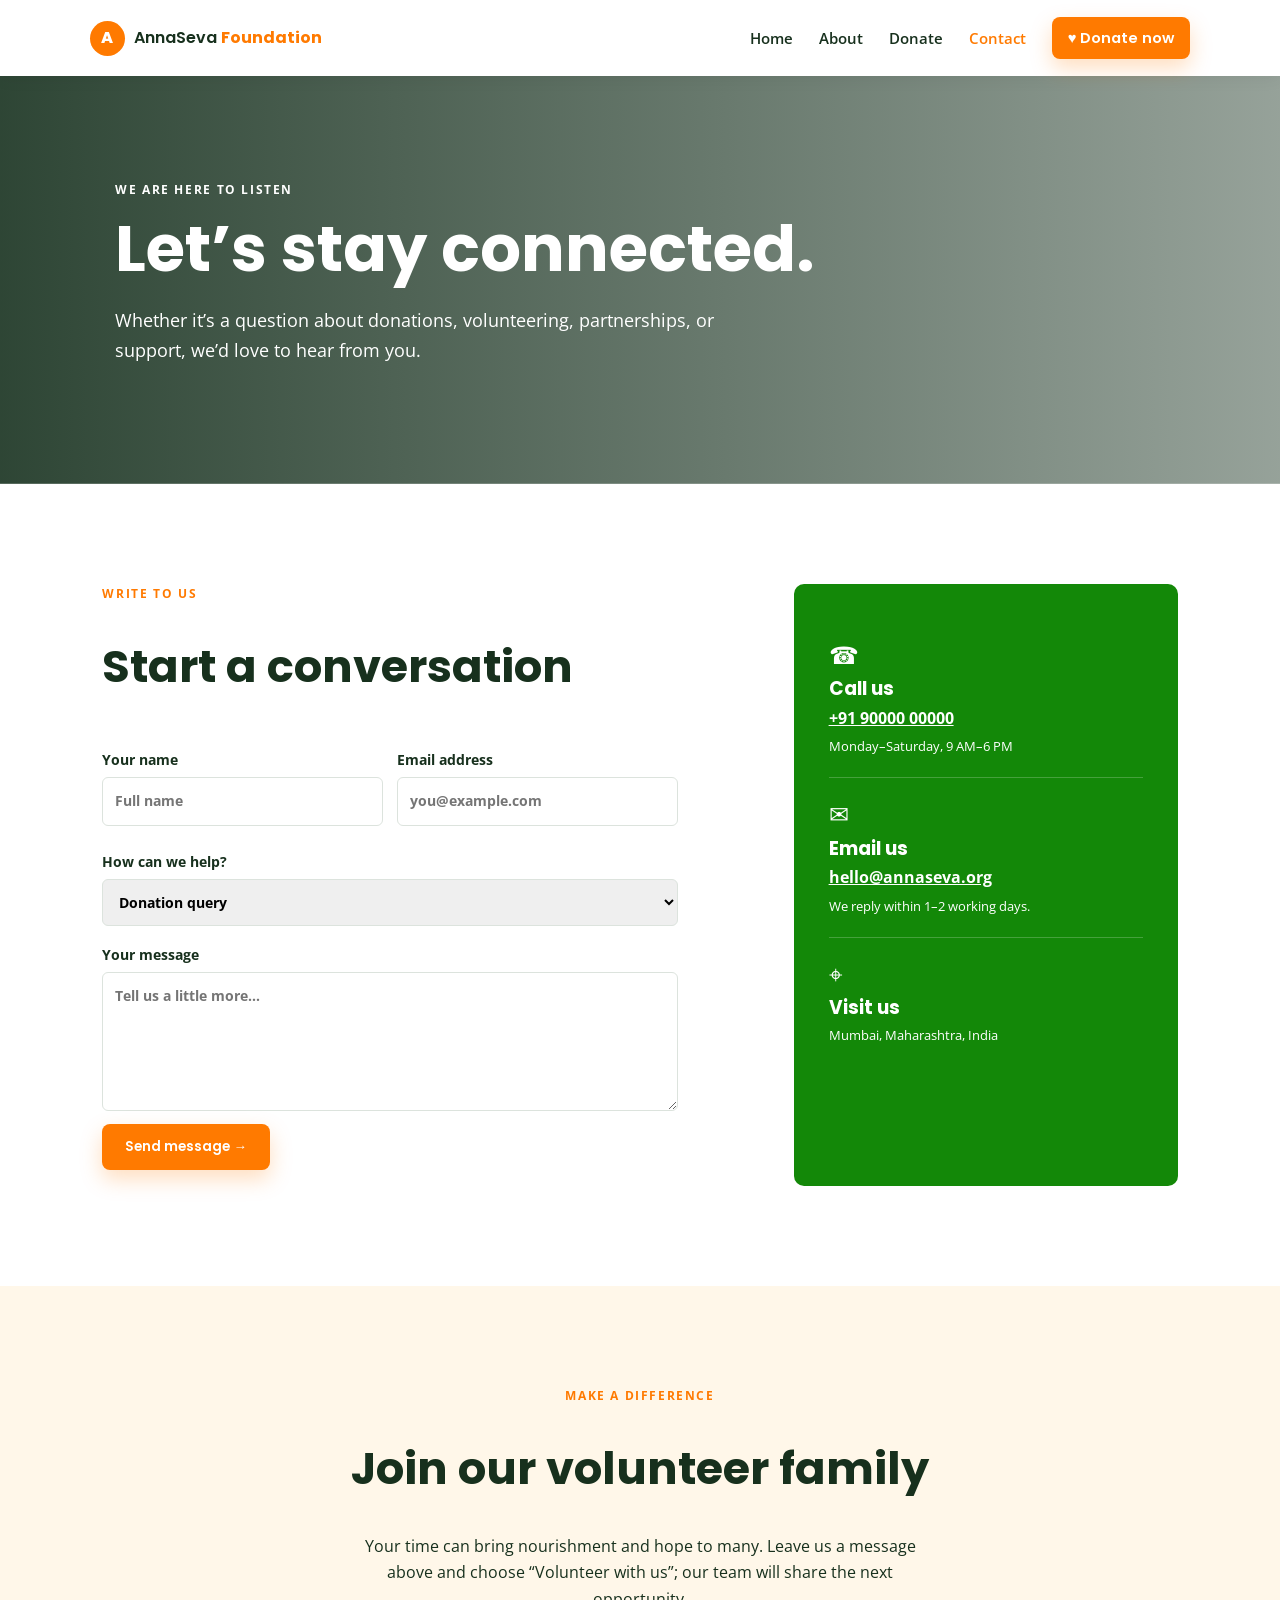
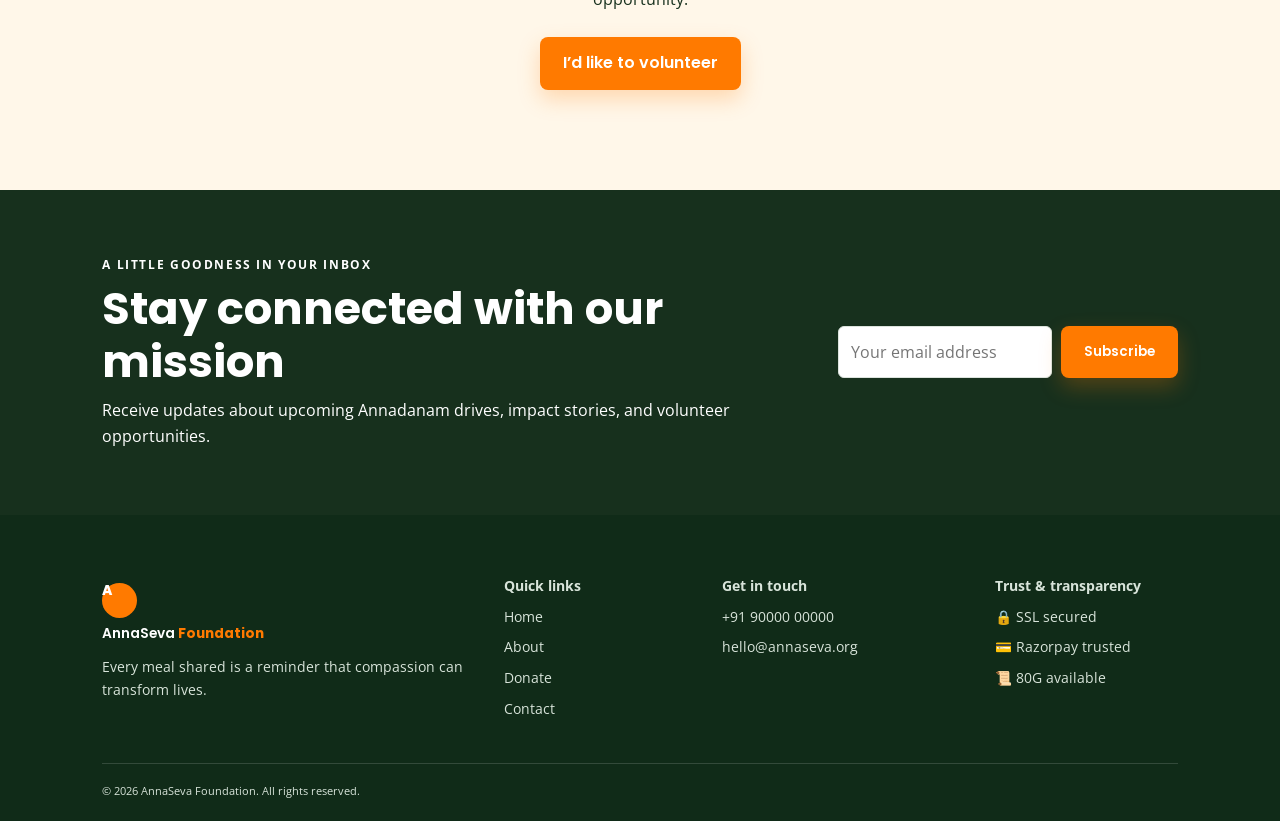
<file: contact.html>
<!doctype html><html lang="en"><head><meta charset="utf-8"><meta name="viewport" content="width=device-width,initial-scale=1"><title>Contact | AnnaSeva Foundation</title><link rel="preconnect" href="https://fonts.googleapis.com"><link rel="preconnect" href="https://fonts.gstatic.com" crossorigin><link href="https://fonts.googleapis.com/css2?family=Open+Sans:wght@400;600;700&family=Poppins:wght@500;600;700;800&display=swap" rel="stylesheet"><link rel="stylesheet" href="css/style.css"><link rel="stylesheet" href="css/pages.css"><link rel="stylesheet" href="css/responsive.css"></head><body><header class="site-header inner"><a class="brand" href="index.html"><span class="brand-mark">A</span><span>AnnaSeva <b>Foundation</b></span></a><button class="menu-toggle" aria-label="Open menu">☰</button><nav><a href="index.html">Home</a><a href="about.html">About</a><a href="donate.html">Donate</a><a class="active" href="contact.html">Contact</a><a class="button button-small" href="donate.html">♥ Donate now</a></nav></header><main><section class="page-hero contact-hero"><p class="eyebrow">We are here to listen</p><h1>Let’s stay connected.</h1><p>Whether it’s a question about donations, volunteering, partnerships, or support, we’d love to hear from you.</p></section><section class="section contact-grid"><div><p class="eyebrow orange">Write to us</p><h2>Start a conversation</h2><form class="contact-form"><div class="form-grid"><label>Your name<input required placeholder="Full name"></label><label>Email address<input required type="email" placeholder="you@example.com"></label></div><label>How can we help?<select><option>Donation query</option><option>Volunteer with us</option><option>CSR partnership</option><option>General enquiry</option></select></label><label>Your message<textarea required rows="5" placeholder="Tell us a little more..."></textarea></label><button class="button">Send message →</button><p class="form-notice" aria-live="polite"></p></form></div><aside class="contact-info"><div><span>☎</span><h3>Call us</h3><a href="tel:+919000000000">+91 90000 00000</a><p>Monday–Saturday, 9 AM–6 PM</p></div><div><span>✉</span><h3>Email us</h3><a href="mailto:hello@annaseva.org">hello@annaseva.org</a><p>We reply within 1–2 working days.</p></div><div><span>⌖</span><h3>Visit us</h3><p>Mumbai, Maharashtra, India</p></div></aside></section><section id="volunteer" class="section cream center"><p class="eyebrow orange">Make a difference</p><h2>Join our volunteer family</h2><p class="narrow">Your time can bring nourishment and hope to many. Leave us a message above and choose “Volunteer with us”; our team will share the next opportunity.</p><a class="button" href="#top">I’d like to volunteer</a></section><section class="newsletter"><div><p class="eyebrow">A little goodness in your inbox</p><h2>Stay connected with our mission</h2><p>Receive updates about upcoming Annadanam drives, impact stories, and volunteer opportunities.</p></div><form class="newsletter-form"><input type="email" required placeholder="Your email address"><button class="button">Subscribe</button></form></section></main><footer class="footer"><div><a class="brand" href="index.html"><span class="brand-mark">A</span><span>AnnaSeva <b>Foundation</b></span></a><p>Every meal shared is a reminder that compassion can transform lives.</p></div><div><b>Quick links</b><a href="index.html">Home</a><a href="about.html">About</a><a href="donate.html">Donate</a><a href="contact.html">Contact</a></div><div><b>Get in touch</b><a href="tel:+919000000000">+91 90000 00000</a><a href="mailto:hello@annaseva.org">hello@annaseva.org</a></div><div><b>Trust & transparency</b><span>🔒 SSL secured</span><span>💳 Razorpay trusted</span><span>📜 80G available</span></div><small>© 2026 AnnaSeva Foundation. All rights reserved.</small></footer><script src="js/main.js"></script><script>document.querySelector('.contact-form').addEventListener('submit',e=>{e.preventDefault();e.currentTarget.querySelector('.form-notice').textContent='Thank you—your message has been received. We’ll be in touch shortly.';e.currentTarget.reset()})</script></body></html>
</file>
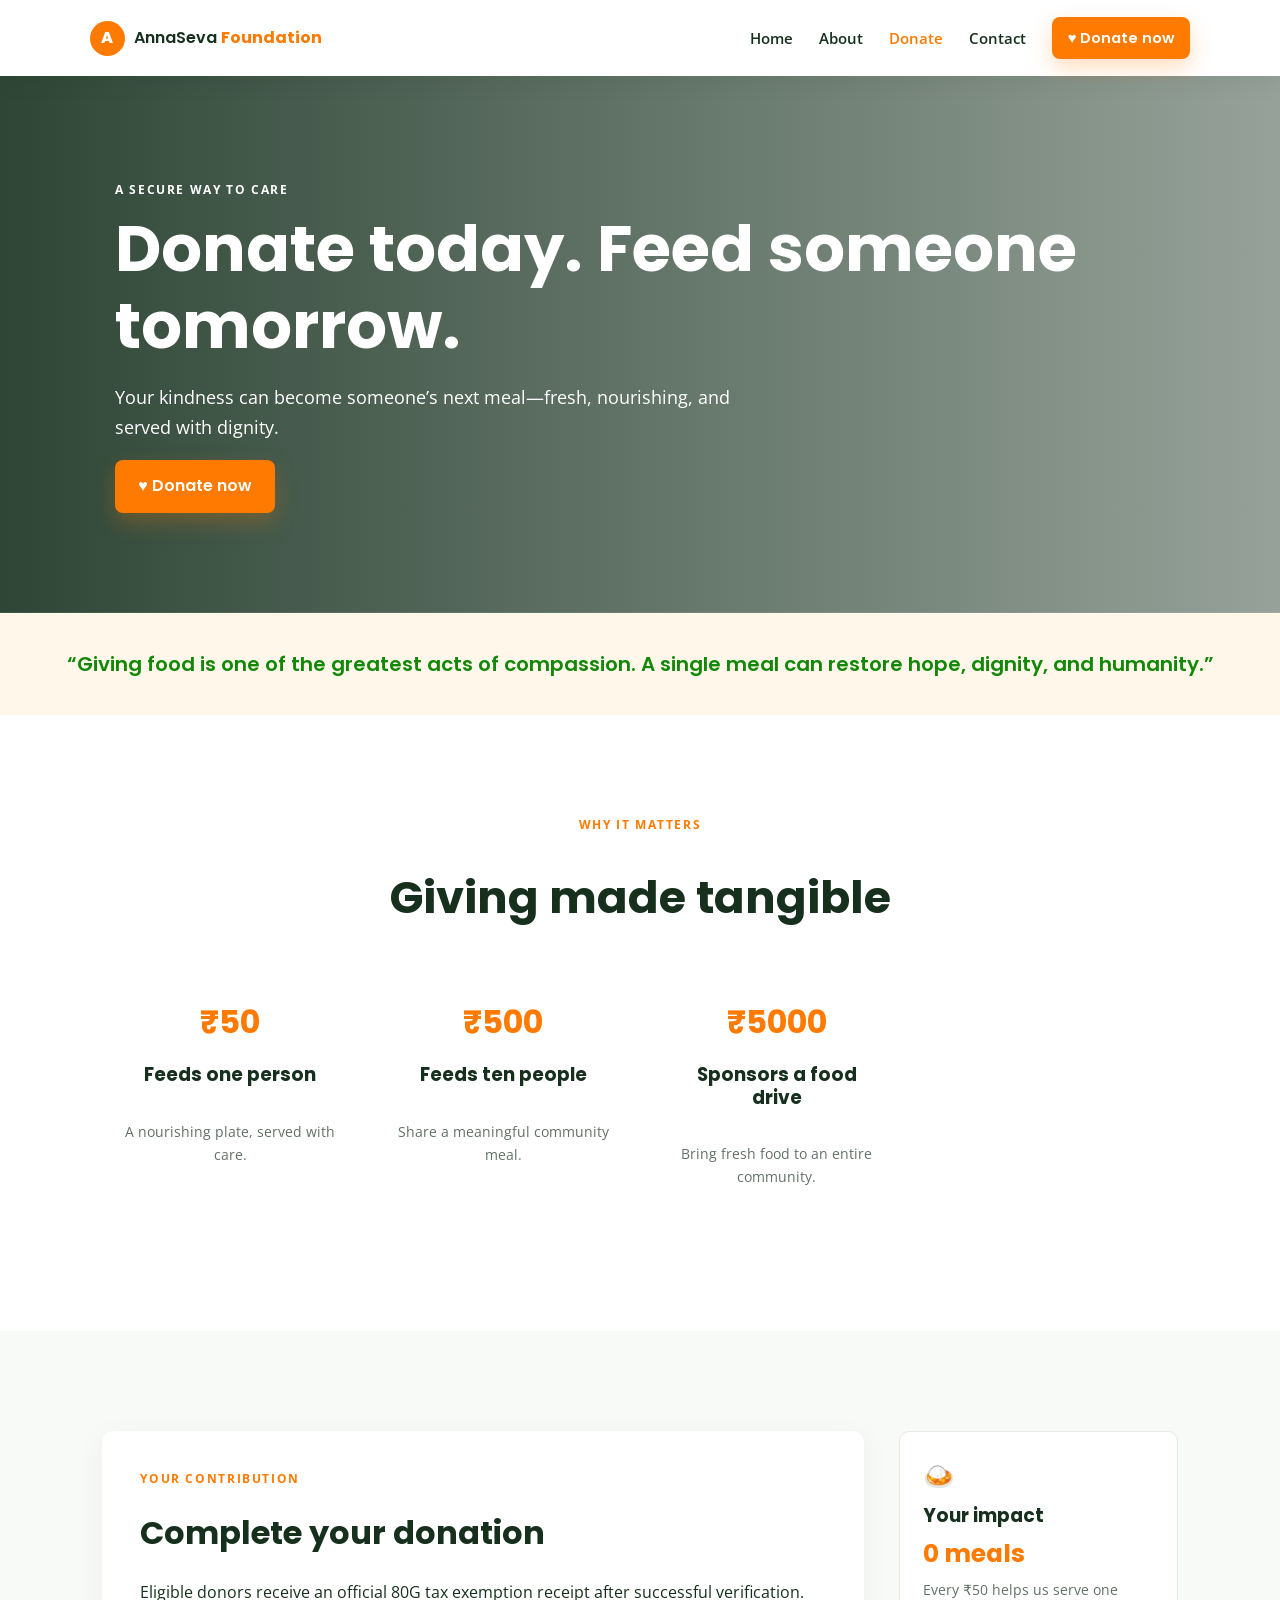
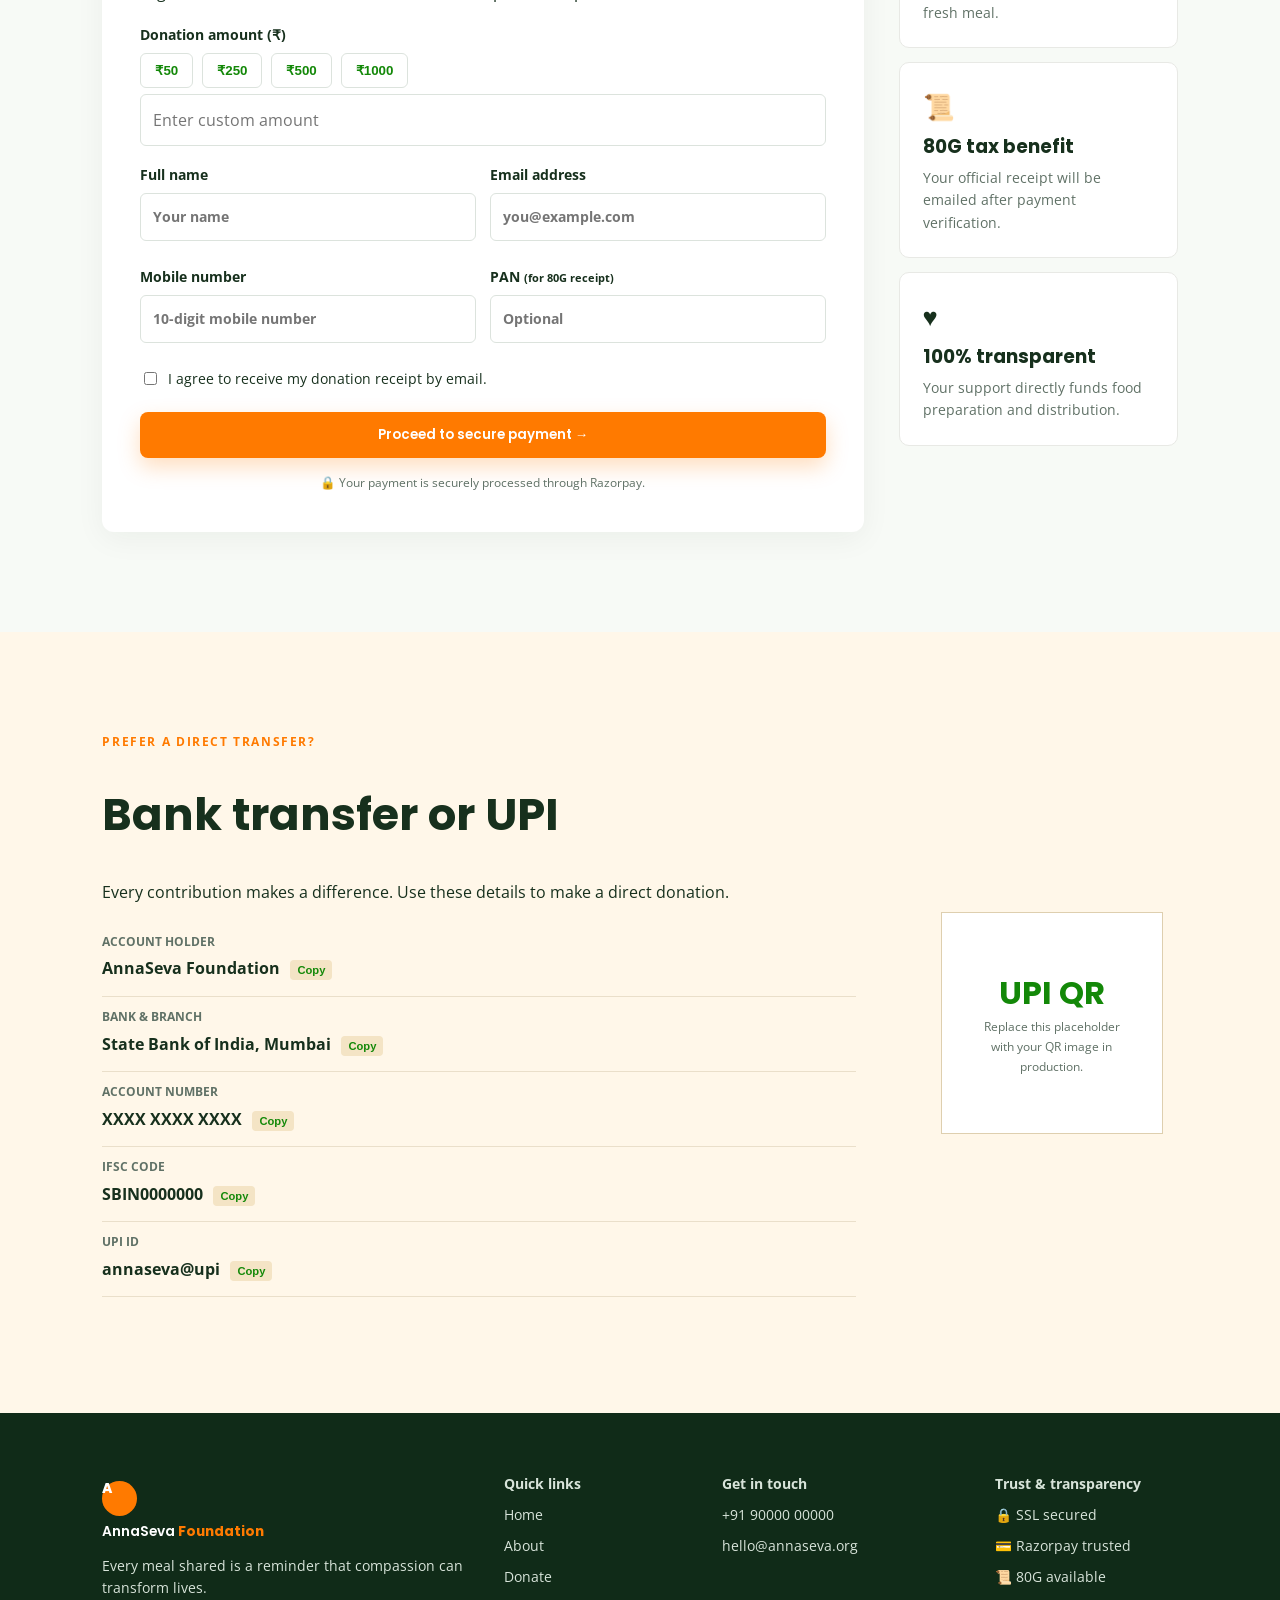
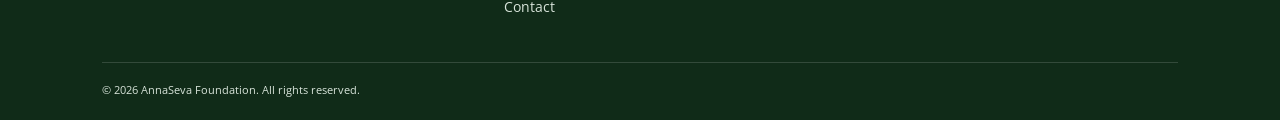
<file: donate.html>
<!doctype html><html lang="en"><head><meta charset="utf-8"><meta name="viewport" content="width=device-width,initial-scale=1"><title>Donate | AnnaSeva Foundation</title><link rel="preconnect" href="https://fonts.googleapis.com"><link rel="preconnect" href="https://fonts.gstatic.com" crossorigin><link href="https://fonts.googleapis.com/css2?family=Open+Sans:wght@400;600;700&family=Poppins:wght@500;600;700;800&display=swap" rel="stylesheet"><link rel="stylesheet" href="css/style.css"><link rel="stylesheet" href="css/responsive.css"></head><body><header class="site-header inner"><a class="brand" href="index.html"><span class="brand-mark">A</span><span>AnnaSeva <b>Foundation</b></span></a><button class="menu-toggle" aria-label="Open menu">☰</button><nav><a href="index.html">Home</a><a href="about.html">About</a><a class="active" href="donate.html">Donate</a><a href="contact.html">Contact</a><a class="button button-small" href="#donation-form">♥ Donate now</a></nav></header><main><section class="page-hero donate-hero"><p class="eyebrow">A secure way to care</p><h1>Donate today. Feed someone tomorrow.</h1><p>Your kindness can become someone’s next meal—fresh, nourishing, and served with dignity.</p><a class="button" href="#donation-form">♥ Donate now</a></section><p class="quote">“Giving food is one of the greatest acts of compassion. A single meal can restore hope, dignity, and humanity.”</p><section class="section center"><p class="eyebrow orange">Why it matters</p><h2>Giving made tangible</h2><div class="impact-grid"><article><span>₹50</span><h3>Feeds one person</h3><p>A nourishing plate, served with care.</p></article><article><span>₹500</span><h3>Feeds ten people</h3><p>Share a meaningful community meal.</p></article><article><span>₹5000</span><h3>Sponsors a food drive</h3><p>Bring fresh food to an entire community.</p></article></div></section><section id="donation-form" class="section donation-layout"><div class="donation-card"><p class="eyebrow orange">Your contribution</p><h2>Complete your donation</h2><p>Eligible donors receive an official 80G tax exemption receipt after successful verification.</p><form id="donate-form"><label>Donation amount (₹)</label><div class="amounts"><button type="button" data-amount="50">₹50</button><button type="button" data-amount="250">₹250</button><button type="button" data-amount="500">₹500</button><button type="button" data-amount="1000">₹1000</button></div><input id="amount" name="amount" type="number" min="1" placeholder="Enter custom amount" required><div class="form-grid"><label>Full name<input name="name" required placeholder="Your name"></label><label>Email address<input name="email" type="email" required placeholder="you@example.com"></label><label>Mobile number<input name="phone" type="tel" required placeholder="10-digit mobile number"></label><label>PAN <small>(for 80G receipt)</small><input name="pan" placeholder="Optional"></label></div><label class="check"><input type="checkbox" required> I agree to receive my donation receipt by email.</label><button class="button wide" type="submit">Proceed to secure payment →</button><p class="secure">🔒 Your payment is securely processed through Razorpay.</p></form></div><aside><div class="side-card"><span>🍛</span><h3>Your impact</h3><strong id="meal-count">0 meals</strong><p>Every ₹50 helps us serve one fresh meal.</p></div><div class="side-card"><span>📜</span><h3>80G tax benefit</h3><p>Your official receipt will be emailed after payment verification.</p></div><div class="side-card"><span>♥</span><h3>100% transparent</h3><p>Your support directly funds food preparation and distribution.</p></div></aside></section><section class="section cream bank-section"><div><p class="eyebrow orange">Prefer a direct transfer?</p><h2>Bank transfer or UPI</h2><p>Every contribution makes a difference. Use these details to make a direct donation.</p><dl><div><dt>Account holder</dt><dd>AnnaSeva Foundation <button data-copy="AnnaSeva Foundation">Copy</button></dd></div><div><dt>Bank & branch</dt><dd>State Bank of India, Mumbai <button data-copy="State Bank of India, Mumbai">Copy</button></dd></div><div><dt>Account number</dt><dd>XXXX XXXX XXXX <button data-copy="XXXX XXXX XXXX">Copy</button></dd></div><div><dt>IFSC code</dt><dd>SBIN0000000 <button data-copy="SBIN0000000">Copy</button></dd></div><div><dt>UPI ID</dt><dd>annaseva@upi <button data-copy="annaseva@upi">Copy</button></dd></div></dl></div><div class="qr-placeholder"><b>UPI QR</b><span>Replace this placeholder with your QR image in production.</span></div></section></main><div class="payment-modal" aria-hidden="true"><div><button class="close-modal">×</button><span>♥</span><h2>Thank you for your kindness!</h2><p>This is a secure payment demo. Connect your backend order API and Razorpay Key ID in <code>js/razorpay.js</code> to accept live payments.</p><a class="button" href="index.html">Return home</a></div></div><footer class="footer"><div><a class="brand" href="index.html"><span class="brand-mark">A</span><span>AnnaSeva <b>Foundation</b></span></a><p>Every meal shared is a reminder that compassion can transform lives.</p></div><div><b>Quick links</b><a href="index.html">Home</a><a href="about.html">About</a><a href="donate.html">Donate</a><a href="contact.html">Contact</a></div><div><b>Get in touch</b><a href="tel:+919000000000">+91 90000 00000</a><a href="mailto:hello@annaseva.org">hello@annaseva.org</a></div><div><b>Trust & transparency</b><span>🔒 SSL secured</span><span>💳 Razorpay trusted</span><span>📜 80G available</span></div><small>© 2026 AnnaSeva Foundation. All rights reserved.</small></footer><script src="js/main.js"></script><script src="js/donate.js"></script><script src="js/razorpay.js"></script></body></html>
</file>
<file: css/style.css>
@import url('pages.css');
@import url('ticker.css');
:root{--orange:#ff7a00;--green:#138808;--ink:#17301d;--cream:#fff7e9;--muted:#607166;--line:#e8e9e5}*{box-sizing:border-box}html{scroll-behavior:smooth}body{margin:0;font-family:'Open Sans',sans-serif;color:var(--ink);line-height:1.65}h1,h2,h3,.brand{font-family:Poppins,sans-serif;line-height:1.2}h1{font-size:clamp(2.6rem,5vw,5.2rem);margin:12px 0 20px}h2{font-size:clamp(2rem,3.5vw,3.15rem)}.site-header{height:76px;padding:0 7vw;display:flex;align-items:center;justify-content:space-between;position:fixed;z-index:20;top:0;width:100%;color:#fff;transition:.3s}.site-header.scrolled,.site-header.inner{background:#fff;color:var(--ink);box-shadow:0 4px 24px #001c0912}.brand{display:flex;align-items:center;gap:9px;text-decoration:none;color:inherit;font-weight:600}.brand b,.orange{color:var(--orange)}.brand-mark{display:grid;place-items:center;border-radius:50%;width:35px;height:35px;background:var(--orange);color:white;font-weight:800}nav{display:flex;align-items:center;gap:26px}nav>a{color:inherit;text-decoration:none;font-weight:600;font-size:.92rem}nav .active,nav a:hover{color:var(--orange)}.button{background:var(--orange);color:#fff!important;text-decoration:none;border:0;border-radius:8px;display:inline-block;padding:13px 23px;font-family:Poppins,sans-serif;font-weight:600;cursor:pointer;box-shadow:0 9px 21px #ff7a0040}.button:hover{background:#df6700;transform:translateY(-2px)}.button-small{padding:9px 16px}.menu-toggle{display:none;background:none;border:0;color:inherit;font-size:1.5rem}.hero{height:100vh;min-height:600px;position:relative;background:var(--ink);color:#fff}.hero-slide{position:absolute;inset:0;background-size:cover;background-position:center;display:grid;align-items:center;padding:100px 9vw;opacity:0;transition:opacity .85s}.hero-slide.active{opacity:1}.hero-slide>div{max-width:680px}.hero-slide p:not(.eyebrow){font-size:1.15rem;max-width:610px;margin-bottom:28px}.eyebrow{text-transform:uppercase;letter-spacing:.14em;font-size:.72rem;font-weight:700;margin:0}.text-link{color:var(--green);font-weight:700;text-decoration:none;margin-left:20px;border:0;background:transparent;cursor:pointer}.light{color:#fff}.hero-controls{position:absolute;bottom:40px;left:9vw;z-index:2;display:flex;align-items:center;gap:13px}.hero-controls button{border:1px solid #ffffff87;background:#ffffff1c;color:#fff;width:38px;height:38px;border-radius:50%;cursor:pointer}.dots{display:flex;gap:6px}.dots button{width:8px;height:8px;border:0;background:#ffffff80;padding:0}.dots button.active{background:var(--orange);width:25px}.hero-badge{position:absolute;right:7vw;bottom:40px;background:#fffffff0;color:var(--ink);padding:13px 18px;border-radius:9px;font-size:.8rem}.hero-badge small{display:block;color:var(--muted)}.trust-bar{display:flex;justify-content:center;gap:38px;flex-wrap:wrap;padding:18px;color:var(--green);font-size:.83rem}.ticker{display:flex;background:var(--ink);color:#fff;overflow:hidden}.ticker>span{background:var(--orange);padding:12px 5vw;font-size:.75rem;font-weight:bold;white-space:nowrap}.ticker-window{overflow:hidden;white-space:nowrap}.ticker p{margin:0;display:inline-block;padding-left:100%;animation:ticker 28s linear infinite;font-size:.85rem}@keyframes ticker{to{transform:translateX(-100%)}}.section{padding:100px 8vw}.grid-2{display:grid;grid-template-columns:1fr 1fr;gap:9vw;align-items:center}.lead{font-size:1.2rem;font-weight:600}.image-stack{position:relative}.image-stack img,.volunteer img{width:100%;height:500px;object-fit:cover;border-radius:10px}.image-stack span{position:absolute;bottom:26px;right:-25px;padding:18px;background:var(--orange);color:#fff;border-radius:8px}.center{text-align:center}.cream{background:var(--cream)}.impact-grid{max-width:1200px;margin:45px auto 0;display:grid;grid-template-columns:repeat(4,1fr);gap:18px;text-align:left}.impact-grid article{background:#fff;padding:27px 21px;border-radius:10px;border:1px solid transparent;transition:.25s}.impact-grid article:hover{border-color:var(--orange);transform:translateY(-6px);box-shadow:0 12px 30px #6d452018}.impact-grid span{font:700 2rem Poppins;color:var(--orange)}.impact-grid p{font-size:.88rem;color:var(--muted)}.impact-grid a{color:var(--green);font-weight:700;text-decoration:none}.mission{max-width:900px;margin:auto}.section-heading{display:flex;justify-content:space-between;align-items:end;margin-bottom:30px}.gallery{display:grid;grid-template-columns:1.2fr .8fr .8fr;grid-template-rows:230px 230px;gap:14px}.gallery img{width:100%;height:100%;object-fit:cover;border-radius:8px;cursor:pointer}.gallery img:first-child{grid-row:span 2}.progress-section{background:#f6faf5}.progress-meta{display:flex;justify-content:space-between;font-size:.86rem;margin-top:30px}.progress{height:13px;background:#dbe4d9;border-radius:20px;margin:8px 0 13px}.progress i{display:block;height:100%;background:var(--orange);border-radius:20px}.today-card{background:var(--green);color:#fff;border-radius:11px;padding:35px}.today-card p span{float:right}.today-card div{display:inline-flex;flex-direction:column;width:48%;margin:14px 0}.today-card div b{font:700 1.6rem Poppins}.today-card footer{border-top:1px solid #ffffff40;padding-top:14px;font-size:.8rem}.faq{max-width:900px;margin:auto}.faq details{border-bottom:1px solid var(--line);padding:18px 0}.faq summary{cursor:pointer;font-weight:700;font-family:Poppins}.final-cta{min-height:390px;background:linear-gradient(90deg,#11331fdd,#11331f85),url('https://images.unsplash.com/photo-1559027615-cd4628902d4a?auto=format&fit=crop&w=1800&q=85') center/cover;color:#fff;display:grid;place-items:center;text-align:center;padding:50px}.final-cta div{max-width:800px}.footer{background:#102b18;color:#d8e4da;display:grid;grid-template-columns:2fr 1fr 1.3fr 1fr;gap:35px;padding:60px 8vw 20px;font-size:.86rem}.footer .brand{color:#fff}.footer a,.footer span{display:block;color:inherit;text-decoration:none;margin:8px 0}.footer>b{font-family:Poppins;color:#fff}.footer>small{grid-column:1/-1;border-top:1px solid #ffffff25;padding-top:18px}.lightbox{position:fixed;inset:0;background:#001007e8;z-index:50;display:none;place-items:center;padding:40px}.lightbox.open{display:grid}.lightbox img{max-width:90vw;max-height:75vh}.lightbox button{position:absolute;top:20px;right:25px;color:white;background:none;border:0;font-size:2.2rem}@media(max-width:850px){.site-header{height:65px;padding:0 22px}.menu-toggle{display:block}nav{position:fixed;inset:0;background:var(--ink);color:#fff;display:flex;flex-direction:column;justify-content:center;gap:28px;transform:translateX(100%);transition:.3s;font-size:1.2rem}nav.open{transform:none}.hero{height:720px}.hero-slide{padding:110px 28px}.hero-badge{left:28px;right:28px;bottom:88px}.hero-controls{bottom:29px;left:28px}.section{padding:70px 25px}.grid-2,.donation-layout,.bank-section,.contact-grid{grid-template-columns:1fr;gap:38px}.impact-grid{grid-template-columns:1fr 1fr}.gallery{grid-template-columns:1fr 1fr;grid-template-rows:180px 180px}.footer{grid-template-columns:1fr 1fr;padding:45px 25px 20px}.newsletter{padding:50px 25px;display:block}.newsletter-form{margin-top:20px}}@media(max-width:480px){.impact-grid,.footer,.form-grid{grid-template-columns:1fr}.footer>small{grid-column:auto}.hero-slide p:not(.eyebrow){font-size:1rem}}
</file>
<file: css/pages.css>
/* Shared page enhancements and interaction fixes */
.hero-slide{pointer-events:none}.hero-slide.active{pointer-events:auto}.hero-slide .button{position:relative;z-index:3}.stats{display:grid;grid-template-columns:repeat(4,1fr);gap:18px;background:linear-gradient(135deg,#fff8eb,#f3fbf2);padding-top:60px;padding-bottom:60px}.stat{background:#fff;border:1px solid #e6ece5;border-radius:14px;padding:25px 20px;box-shadow:0 9px 22px #17301d0b;cursor:default;transition:transform .25s,box-shadow .25s;text-align:center}.stat:hover{transform:translateY(-5px);box-shadow:0 16px 30px #17301d18}.stat strong{display:block;color:#138808;font:700 clamp(1.65rem,3vw,2.25rem)/1.2 Poppins}.stat span{display:block;margin-top:8px;color:#607166;font-weight:700;font-size:.9rem}.site-header.inner{background:#fff;color:#17301d;box-shadow:0 2px 16px #001c0910}.page-hero{padding:180px max(9vw,35px) 100px;color:#fff;background-size:cover;background-position:center}.page-hero h1{margin-bottom:15px}.page-hero>p:not(.eyebrow){font-size:1.13rem;max-width:620px}.about-hero{background-image:linear-gradient(90deg,#102b18df,#102b1870),url('https://images.unsplash.com/photo-1532629345422-7515f3d16bb6?auto=format&fit=crop&w=1800&q=85')}.donate-hero{background-image:linear-gradient(90deg,#102b18df,#102b1870),url('https://images.unsplash.com/photo-1593113646773-028c64a8f1b8?auto=format&fit=crop&w=1800&q=85')}.contact-hero{background-image:linear-gradient(90deg,#102b18df,#102b1870),url('https://images.unsplash.com/photo-1559027615-cd4628902d4a?auto=format&fit=crop&w=1800&q=85')}.rounded-image{width:100%;height:470px;object-fit:cover;border-radius:10px}.quote{padding:35px 20px;margin:0;text-align:center;font:600 1.25rem/1.6 Poppins;color:#138808;background:#fff7e9}.donate-hero~.section .impact-grid{text-align:center}.donate-hero~.section .impact-grid article{display:flex;flex-direction:column;align-items:center}.donation-layout{display:grid;grid-template-columns:minmax(0,1.5fr) minmax(250px,.55fr);gap:35px;background:#f7faf6}.donation-card{background:#fff;border-radius:12px;padding:38px;box-shadow:0 7px 30px #17301d0d}.donation-card h2{font-size:2rem}.donation-card label,.contact-form label{display:block;font-weight:700;font-size:.85rem;margin:18px 0 7px}.donation-card input,.contact-form input,.contact-form select,.contact-form textarea,.newsletter-form input{font:inherit;width:100%;border:1px solid #dce3dd;border-radius:6px;padding:12px;outline-color:#ff7a00;margin-top:6px}.amounts{display:flex;gap:9px;flex-wrap:wrap}.amounts button{background:white;border:1px solid #dce3dd;border-radius:6px;padding:9px 14px;color:#138808;font-weight:700;cursor:pointer}.amounts button.selected,.amounts button:hover{color:white;background:#138808;border-color:#138808}.form-grid{display:grid;grid-template-columns:1fr 1fr;gap:0 14px}.check{font-weight:400!important;display:flex!important;gap:8px;align-items:start}.check input{width:auto!important;margin-top:4px}.wide{width:100%;margin-top:15px}.secure{text-align:center;color:#607166;font-size:.78rem;margin:15px 0 0!important}.side-card{padding:23px;background:#fff;border:1px solid #e8e9e5;border-radius:10px;margin-bottom:14px}.side-card>span{font-size:1.6rem}.side-card h3{margin:8px 0}.side-card strong{font:700 1.55rem Poppins;color:#ff7a00}.side-card p{font-size:.85rem;color:#607166;margin:7px 0 0}.bank-section{display:grid;grid-template-columns:1.5fr .5fr;gap:70px;align-items:center}.bank-section dl div{border-bottom:1px solid #eadfca;padding:10px 0}.bank-section dt{font-size:.75rem;text-transform:uppercase;font-weight:700;color:#607166}.bank-section dd{margin:4px 0;font-weight:700}.bank-section dd button{border:0;background:#f4e4c5;color:#138808;font-weight:700;font-size:.7rem;padding:4px 7px;border-radius:4px;margin-left:6px;cursor:pointer}.qr-placeholder{height:220px;width:220px;justify-self:center;background:#fff;border:10px solid white;outline:1px solid #decfaf;display:flex;flex-direction:column;justify-content:center;align-items:center;text-align:center;padding:20px;color:#607166}.qr-placeholder b{font:700 2rem Poppins;color:#138808}.qr-placeholder span{font-size:.75rem}.payment-modal{display:none;position:fixed;inset:0;z-index:100;background:#001007b8;place-items:center;padding:20px}.payment-modal.open{display:grid}.payment-modal>div{background:#fff;border-radius:12px;padding:40px;max-width:480px;text-align:center;position:relative}.payment-modal span{font-size:2rem}.close-modal{position:absolute;right:13px;top:6px;border:0;background:none;font-size:1.8rem;cursor:pointer}.contact-grid{display:grid;grid-template-columns:1.2fr .8fr;gap:9vw}.contact-info{background:#138808;color:white;padding:35px;border-radius:10px}.contact-info div{padding:16px 0;border-bottom:1px solid #ffffff36}.contact-info div:last-child{border:0}.contact-info span{font-size:1.5rem}.contact-info h3{margin:4px 0}.contact-info a{color:#fff;font-weight:700}.contact-info p{font-size:.84rem;margin:4px 0}.form-notice{color:#138808;font-weight:700}.narrow{max-width:600px;margin:0 auto 25px}.newsletter{background:#17301d;padding:65px 8vw;color:#fff;display:flex;justify-content:space-between;align-items:center;gap:30px}.newsletter h2{margin:8px 0}.newsletter p:not(.eyebrow){max-width:640px;margin:0}.newsletter-form{display:flex;gap:9px;min-width:340px}.newsletter-form input{margin:0}@media(max-width:850px){.stats{grid-template-columns:1fr 1fr}.page-hero{padding:140px 25px 75px}.donation-layout,.bank-section,.contact-grid{grid-template-columns:1fr}.bank-section{gap:35px}.newsletter{padding:50px 25px;display:block}.newsletter-form{margin-top:20px}.rounded-image{height:350px}}@media(max-width:480px){.stats{grid-template-columns:1fr}.form-grid{grid-template-columns:1fr}.newsletter-form{min-width:0;display:block}.newsletter-form .button{margin-top:9px;width:100%}}
</file>
<file: css/responsive.css>
@media(max-width:850px){.site-header{height:65px;padding:0 22px}.menu-toggle{display:block}nav{position:fixed;inset:0;background:var(--ink);color:#fff;display:flex;flex-direction:column;justify-content:center;gap:28px;transform:translateX(100%);transition:.3s;font-size:1.2rem}nav.open{transform:none}nav .button{font-size:1rem}.hero-slides,.hero-slide{height:720px;min-height:0}.hero-slide{padding:110px 28px}.hero-badge{left:28px;right:28px;bottom:88px}.hero-controls{bottom:29px;left:28px}.trust-bar{gap:15px;padding:15px;font-size:.72rem}.ticker>span{padding:11px 12px}.section{padding:70px 25px}.grid-2{grid-template-columns:1fr;gap:38px}.intro .image-stack{order:2}.image-stack img,.volunteer img{height:360px}.image-stack span{right:10px}.impact-grid{grid-template-columns:1fr 1fr;gap:12px}.gallery{grid-template-columns:1fr 1fr;grid-template-rows:180px 180px}.gallery img:first-child{grid-row:span 2}.footer{grid-template-columns:1fr 1fr;padding:45px 25px 20px}.section-heading{align-items:start}.today-card{padding:28px}.final-cta{min-height:350px}}@media(max-width:480px){h1{font-size:2.6rem}.hero-slide p:not(.eyebrow){font-size:1rem}.hero-badge{font-size:.7rem}.hero-badge small{font-size:.65rem}.trust-bar div:nth-child(n+4){display:none}.impact-grid{grid-template-columns:1fr}.gallery{grid-template-columns:1fr 1fr;grid-template-rows:145px 145px}.footer{grid-template-columns:1fr}.footer>small{grid-column:auto}.section-heading .text-link{margin-left:5px;font-size:.85rem}}
</file>
